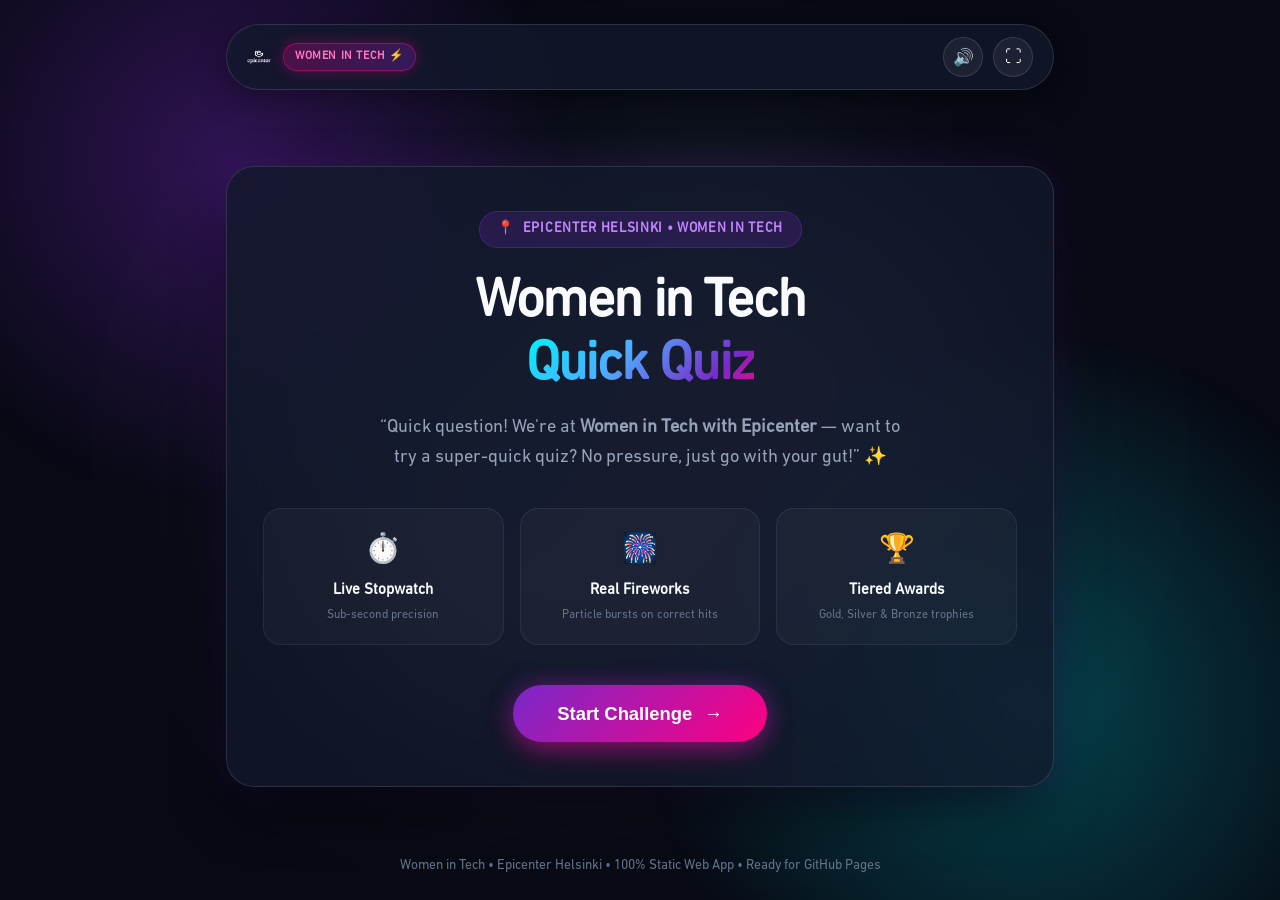
<file: index.html>
<!DOCTYPE html>
<html lang="en">
<head>
  <meta charset="UTF-8">
  <meta name="viewport" content="width=device-width, initial-scale=1.0">
  <title>Women in Tech Quiz ⚡ Epicenter Helsinki</title>
  
  <!-- SEO & Social Meta Tags -->
  <meta name="description" content="Test your wits against the clock in the Women in Tech Quiz at Epicenter Helsinki! Answer fast to earn fireworks, bragging rights, and tiered trophies.">
  <meta name="keywords" content="quiz, women in tech, epicenter helsinki, finland tech, trivia, speed quiz, timer, fireworks, static web app">
  <meta name="author" content="Epicenter Helsinki & Women in Tech">
  <meta property="og:title" content="Women in Tech Quiz ⚡ Epicenter Helsinki">
  <meta property="og:description" content="Celebrate trailblazing women in tech at Epicenter Helsinki! Fast answers earn fireworks and grand trophies.">
  <meta property="og:type" content="website">

  <!-- Google Fonts: Outfit & JetBrains Mono -->
  <link rel="preconnect" href="https://fonts.googleapis.com">
  <link rel="preconnect" href="https://fonts.gstatic.com" crossorigin>
  <link href="https://fonts.googleapis.com/css2?family=JetBrains+Mono:wght@500;700&family=Outfit:wght@400;500;600;700;800;900&display=swap" rel="stylesheet">

  <!-- Main Stylesheet -->
  <link rel="stylesheet" href="css/style.css">
</head>
<body>
  <!-- Ambient Epicenter Spirit Graphic Layer -->
  <div class="spirit-bg-layer" aria-hidden="true"></div>

  <!-- Full-screen Canvas for Fireworks FX -->
  <canvas id="fireworks-canvas"></canvas>

  <div class="app-container">
    <!-- Top Navigation Bar -->
    <header class="top-nav" role="banner">
      <div class="brand-badge" id="nav-brand-badge" title="Click for fireworks! 🎆">
        <img src="assets/epicenter-logo.png" alt="Epicenter" class="epicenter-brand-logo">
        <span class="wit-event-pill">Women in Tech ⚡</span>
      </div>
      <nav class="nav-controls" aria-label="Quick controls">
        <button id="sound-toggle-btn" class="icon-btn" title="Toggle Sound Effects" aria-label="Toggle Sound Effects">
          <span id="sound-icon">🔊</span>
        </button>
        <button id="fullscreen-btn" class="icon-btn" title="Toggle Fullscreen" aria-label="Toggle Fullscreen">
          <span id="fullscreen-icon">⛶</span>
        </button>
      </nav>
    </header>

    <!-- Main Screens Container -->
    <main class="screen-wrapper" role="main">
      <div class="card">
        
        <!-- ==========================================
             SCREEN 1: WELCOME SCREEN
             ========================================== -->
        <section id="screen-welcome" class="screen welcome-screen active" aria-labelledby="welcome-heading">
          <div class="pill-tag">
            <span aria-hidden="true">📍</span> Epicenter Helsinki • Women in Tech
          </div>
          
          <h1 id="welcome-heading" class="hero-title">
            Women in Tech <br>
            <span class="gradient-text">Quick Quiz</span>
          </h1>
          
          <p class="hero-subtitle">
            “Quick question! We're at <strong>Women in Tech with Epicenter</strong> — want to try a super-quick quiz? 
            No pressure, just go with your gut!” ✨
          </p>

          <!-- Feature Highlights Grid -->
          <div class="feature-grid">
            <div class="feature-item">
              <span class="feature-icon" aria-hidden="true">⏱️</span>
              <h2 class="feature-title">Live Stopwatch</h2>
              <p class="feature-desc">Sub-second precision</p>
            </div>
            <div class="feature-item">
              <span class="feature-icon" aria-hidden="true">🎆</span>
              <h2 class="feature-title">Real Fireworks</h2>
              <p class="feature-desc">Particle bursts on correct hits</p>
            </div>
            <div class="feature-item">
              <span class="feature-icon" aria-hidden="true">🏆</span>
              <h2 class="feature-title">Tiered Awards</h2>
              <p class="feature-desc">Gold, Silver & Bronze trophies</p>
            </div>
          </div>

          <button id="start-quiz-btn" class="btn-primary" type="button">
            <span>Start Challenge</span>
            <span aria-hidden="true">→</span>
          </button>
        </section>

        <!-- ==========================================
             SCREEN 2: QUIZ SCREEN
             ========================================== -->
        <section id="screen-quiz" class="screen quiz-screen" aria-label="Active Quiz">
          <!-- Quiz Header: Question Tracker & Stopwatch -->
          <div class="quiz-header">
            <div class="question-counter-badge">
              Question <span id="current-q-index">1</span> of <span id="total-q-count">3</span>
            </div>
            <div class="timer-badge" role="timer" aria-live="off" title="Elapsed Time">
              <span class="timer-icon" aria-hidden="true">⏱️</span>
              <span id="timer-display" class="timer-display">00:00.0</span>
            </div>
          </div>

          <!-- Glowing Progress Bar -->
          <div class="progress-container" role="progressbar" aria-valuenow="33" aria-valuemin="0" aria-valuemax="100">
            <div id="progress-fill" class="progress-fill"></div>
          </div>

          <!-- Question Content -->
          <div class="question-container">
            <span id="question-category" class="category-pill">Tech Pioneer 🧠</span>
            <h2 id="question-text" class="question-text">Loading question...</h2>

            <!-- Options (A, B, C, D) -->
            <div id="options-container" class="options-grid" role="group" aria-label="Answer Choices">
              <!-- Dynamically populated by app.js -->
            </div>

            <!-- Did You Know / Explanation Card -->
            <div id="explanation-card" class="explanation-card" aria-live="polite">
              <div class="explanation-title">
                <span aria-hidden="true">💡</span>
                <span>Did You Know?</span>
              </div>
              <p id="explanation-text" class="explanation-body"></p>
            </div>

            <!-- Next Question Action Row -->
            <div class="action-row">
              <button id="next-question-btn" class="btn-next" type="button">
                <span id="next-btn-text">Next Question</span>
                <span aria-hidden="true">→</span>
              </button>
            </div>
          </div>
        </section>

        <!-- ==========================================
             SCREEN 3: RESULTS & PRIZES SCREEN
             ========================================== -->
        <section id="screen-results" class="screen results-screen" aria-label="Quiz Results">
          <span class="results-header-tag">Challenge Complete</span>
          <h2 id="results-headline" class="results-title">Flawless Victory! 🎉</h2>

          <!-- Award / Trophy Showcase -->
          <div id="trophy-showcase" class="trophy-showcase badge-gold">
            <div class="trophy-inner">
              <div class="trophy-icon-wrapper">
                <span id="trophy-icon" aria-hidden="true">🏆</span>
              </div>
              <span id="trophy-rank" class="trophy-rank-tag">Rank S • Legendary</span>
              <h3 id="trophy-name" class="trophy-name">Grand Champion Gold Trophy</h3>
              <p id="trophy-desc" class="trophy-desc">
                Flawless victory! You answered all 3 questions with absolute accuracy.
              </p>
              <!-- Tangible Appreciation Gift Card -->
              <div class="physical-gift-card">
                <div class="gift-card-header">
                  <span class="gift-badge">🎁 Your Event Gift</span>
                  <span class="gift-instruction">Show this screen to booth staff</span>
                </div>
                <div id="physical-gift-title" class="gift-title">🛍️ Epicenter Tote Bag + Ceramic Mug Set!</div>
                <div id="physical-gift-detail" class="gift-detail">Grand Prize Bundle • Includes Notebook, Pencil &amp; Finnish Licorice</div>
              </div>

              <div class="trophy-perk-badge">
                <span aria-hidden="true">🎖️</span>
                <span id="trophy-perk">Unlocked: Tech Royalty Status &amp; Infinite Bragging Rights ⚡</span>
              </div>
            </div>
          </div>

          <!-- Customer Lead-Gen / Connect with Epicenter Helsinki -->
          <div class="lead-gen-card">
            <div class="lead-gen-content">
              <h4>📍 Epicenter Helsinki</h4>
              <p>Mikonkatu 9, Kluuvi • Coworking, Private Suites &amp; Scale-up Community</p>
            </div>
            <a href="https://weareepicenter.com/helsinki/" target="_blank" rel="noopener noreferrer" class="btn-lead-gen">
              <span>Book a Free Day Pass / Tour</span>
              <span aria-hidden="true">→</span>
            </a>

<!-- Team Contact Section -->
<section class="team-section-quiz">
  <div class="tsq-header">
    <span class="tsq-eyebrow">Get in touch</span>
    <h3>Events, Studios &amp; Memberships</h3>
    <p>Looking to host an event, book a studio, or explore membership options? Connect with the right expert below.</p>
  </div>
  <div class="tsq-grid">

    <!-- Serhan Çolpan -->
    <div class="tsq-card">
      <div class="tsq-card__top">
        <div class="tsq-avatar tsq-avatar--teal"><span>SC</span></div>
        <div class="tsq-identity">
          <strong class="tsq-name">Serhan Çolpan</strong>
          <span class="tsq-role">Head of Events</span>
        </div>
      </div>
      <p class="tsq-bio">Your go‑to for celebrations, networking events, workshops, and end‑of‑year company gatherings.</p>
      <div class="tsq-pills">
        <span class="tsq-pill">🎉 Event Hosting</span>
        <span class="tsq-pill">🤝 Workshops</span>
        <span class="tsq-pill">🎄 Pikkujoulut</span>
      </div>
      <div class="tsq-actions">
        <a href="mailto:serhan@epicenterhelsinki.com" class="tsq-btn tsq-btn--solid">✉ Email Serhan</a>
        <a href="https://www.linkedin.com/in/serhanb/" target="_blank" rel="noopener noreferrer" class="tsq-btn tsq-btn--ghost">in LinkedIn</a>
      </div>
    </div>

    <!-- Harri Schlobohm -->
    <div class="tsq-card">
      <div class="tsq-card__top">
        <div class="tsq-avatar tsq-avatar--purple"><span>HS</span></div>
        <div class="tsq-identity">
          <strong class="tsq-name">Harri Schlobohm</strong>
          <span class="tsq-role">Head of Sales</span>
        </div>
      </div>
      <p class="tsq-bio">Ready to discuss private offices, studio bookings, and membership plans tailored to your team's ambitions.</p>
      <div class="tsq-pills">
        <span class="tsq-pill">🏢 Office Spaces</span>
        <span class="tsq-pill">🎨 Studios</span>
        <span class="tsq-pill">💼 Memberships</span>
      </div>
      <div class="tsq-actions">
        <a href="mailto:harri@epicenterhelsinki.com" class="tsq-btn tsq-btn--solid">✉ Email Harri</a>
        <a href="https://www.linkedin.com/in/harrischlobohm/" target="_blank" rel="noopener noreferrer" class="tsq-btn tsq-btn--ghost">in LinkedIn</a>
      </div>
    </div>

  </div>
</section>
          </div>

          <!-- Performance Stats Grid -->
          <div class="stats-grid">
            <div class="stat-box">
              <div class="stat-label">Final Score</div>
              <div id="stat-score" class="stat-value">3 / 3</div>
              <div id="stat-score-percent" class="stat-detail">100% Accuracy</div>
            </div>
            <div class="stat-box">
              <div class="stat-label">Total Time</div>
              <div id="stat-time" class="stat-value mono">00:18.4</div>
              <div id="stat-speed-label" class="stat-detail">⚡ Supersonic Speed</div>
            </div>
            <div class="stat-box">
              <div class="stat-label">Speed Rating</div>
              <div id="stat-speed-summary" class="stat-value" style="font-size: 1.25rem;">Blitz Master</div>
              <div id="stat-speed-comment" class="stat-detail">Extraordinary speed!</div>
            </div>
          </div>

          <!-- Action Buttons -->
          <div class="results-actions">
            <button id="btn-celebrate-fireworks" class="btn-primary" type="button">
              <span>Launch Fireworks</span>
              <span aria-hidden="true">🎆</span>
            </button>
            <button id="btn-copy-brag" class="btn-secondary" type="button">
              <span>Copy Score Card</span>
              <span aria-hidden="true">📋</span>
            </button>
            <button id="btn-play-again" class="btn-secondary" type="button">
              <span>Play Again</span>
              <span aria-hidden="true">🔄</span>
            </button>
          </div>
        </section>

      </div>
    </main>

    <!-- Toast Notice for Clipboard Feedback -->
    <div id="toast-notice" class="toast-notice" role="status" aria-live="polite">
      <span aria-hidden="true">✓</span>
      <span id="toast-message">Score card copied to clipboard!</span>
    </div>

    <!-- Footer -->
    <footer class="app-footer" role="contentinfo">
      <p>Women in Tech • Epicenter Helsinki • 100% Static Web App • Ready for GitHub Pages</p>
    </footer>
  </div>

  <!-- Scripts -->
  <script src="js/questions.js"></script>
  <script src="js/fireworks.js"></script>
  <script src="js/app.js"></script>
</body>
</html>
</file>
<file: css/style.css>
/* ==========================================================================
   WIT QUIZ DESIGN SYSTEM & STYLES: Epicenter Edition
   Modern Glassmorphism, Epicenter Spirit FX, and High-Energy Event Aesthetics
   ========================================================================== */

/* 0. Official Epicenter Brand Fonts */
@font-face {
  font-family: 'DIN Next';
  src: url('../assets/fonts/DINNext-Regular.otf') format('opentype');
  font-weight: 400 600 700;
  font-style: normal;
  font-display: swap;
}

@font-face {
  font-family: 'DIN Next';
  src: url('../assets/fonts/DINNext-Light.otf') format('opentype');
  font-weight: 300;
  font-style: normal;
  font-display: swap;
}

@font-face {
  font-family: 'ALS Schlange Slab';
  src: url('../assets/fonts/ALSSchlangeslab.otf') format('opentype');
  font-weight: 400;
  font-style: normal;
  font-display: swap;
}

/* 1. CSS Variables & Tokens */
:root {
  /* Color Palette */
  --bg-dark: #070913;
  --bg-surface: rgba(18, 25, 44, 0.78);
  --bg-surface-elevated: rgba(28, 38, 66, 0.88);
  --border-subtle: rgba(255, 255, 255, 0.12);
  --border-glow: rgba(121, 40, 202, 0.45);

  /* Accents */
  --accent-cyan: #00f2fe;
  --accent-violet: #7928ca;
  --accent-pink: #ff0080;
  --accent-purple: #8b5cf6;
  
  /* Status Colors */
  --color-success: #00f59b;
  --color-success-bg: rgba(0, 245, 155, 0.15);
  --color-success-border: rgba(0, 245, 155, 0.5);
  --color-error: #ff3b5c;
  --color-error-bg: rgba(255, 59, 92, 0.15);
  --color-error-border: rgba(255, 59, 92, 0.5);

  /* Trophy & Metal Accents */
  --gold-primary: #ffd700;
  --gold-glow: rgba(255, 215, 0, 0.45);
  --silver-primary: #e2e8f0;
  --silver-glow: rgba(226, 232, 240, 0.4);
  --bronze-primary: #f59e0b;
  --bronze-glow: rgba(245, 158, 11, 0.4);

  /* Typography */
  --text-main: #f8fafc;
  --text-muted: #94a3b8;
  --text-dim: #64748b;
  --font-main: 'DIN Next', 'Outfit', -apple-system, BlinkMacSystemFont, sans-serif;
  --font-brand-slab: 'ALS Schlange Slab', 'Outfit', sans-serif;
  --font-mono: 'JetBrains Mono', 'SF Mono', Consolas, monospace;

  /* Shadows & Glass */
  --glass-shadow: 0 25px 60px -15px rgba(0, 0, 0, 0.7), 0 0 40px rgba(121, 40, 202, 0.18);
  --glass-blur: blur(24px);

  /* Transitions */
  --transition-fast: 0.18s cubic-bezier(0.4, 0, 0.2, 1);
  --transition-smooth: 0.35s cubic-bezier(0.16, 1, 0.3, 1);
}

/* 2. Global Resets & Base Styles */
*, *::before, *::after {
  box-sizing: border-box;
  margin: 0;
  padding: 0;
}

html, body {
  min-height: 100vh;
  width: 100%;
  font-family: var(--font-main);
  background-color: var(--bg-dark);
  color: var(--text-main);
  overflow-x: hidden;
  line-height: 1.5;
  -webkit-font-smoothing: antialiased;
}

/* Ambient Background Light Orbs */
body::before {
  content: '';
  position: fixed;
  top: -15vw;
  left: -10vw;
  width: 55vw;
  height: 55vw;
  background: radial-gradient(circle, rgba(121, 40, 202, 0.35) 0%, rgba(7, 9, 19, 0) 70%);
  border-radius: 50%;
  z-index: 0;
  pointer-events: none;
  animation: floatAmbient1 16s ease-in-out infinite alternate;
}

body::after {
  content: '';
  position: fixed;
  bottom: -15vw;
  right: -10vw;
  width: 60vw;
  height: 60vw;
  background: radial-gradient(circle, rgba(0, 242, 254, 0.25) 0%, rgba(7, 9, 19, 0) 70%);
  border-radius: 50%;
  z-index: 0;
  pointer-events: none;
  animation: floatAmbient2 20s ease-in-out infinite alternate;
}

@keyframes floatAmbient1 {
  0% { transform: translate(0, 0) scale(1); }
  100% { transform: translate(60px, 40px) scale(1.15); }
}

@keyframes floatAmbient2 {
  0% { transform: translate(0, 0) scale(1); }
  100% { transform: translate(-50px, -60px) scale(1.1); }
}

/* Ambient Background with Epicenter Spirit Graphic */
.spirit-bg-layer {
  position: fixed;
  top: 0;
  left: 0;
  width: 100vw;
  height: 100vh;
  background: url('../assets/epicenter-spirit.png') no-repeat center center / cover;
  opacity: 0.16;
  mix-blend-mode: screen;
  pointer-events: none;
  z-index: 0;
}

/* Canvas Fireworks Layer */
#fireworks-canvas {
  position: fixed;
  top: 0;
  left: 0;
  width: 100vw;
  height: 100vh;
  pointer-events: none;
  z-index: 999;
}

/* 3. Layout Container */
.app-container {
  position: relative;
  z-index: 10;
  min-height: 100vh;
  display: flex;
  flex-direction: column;
  justify-content: space-between;
  align-items: center;
  padding: 1.5rem 1rem 1rem 1rem;
  max-width: 860px;
  margin: 0 auto;
}

/* 4. Top Navigation Bar */
.top-nav {
  width: 100%;
  display: flex;
  justify-content: space-between;
  align-items: center;
  padding: 0.75rem 1.25rem;
  background: var(--bg-surface);
  backdrop-filter: var(--glass-blur);
  -webkit-backdrop-filter: var(--glass-blur);
  border: 1px solid var(--border-subtle);
  border-radius: 100px;
  box-shadow: 0 8px 32px rgba(0, 0, 0, 0.35);
  margin-bottom: 2rem;
}

.brand-badge {
  display: flex;
  align-items: center;
  gap: 0.75rem;
  font-weight: 700;
  font-size: 1.15rem;
  letter-spacing: -0.02em;
}

.epicenter-brand-logo {
  height: 24px;
  width: auto;
  max-width: 130px;
  object-fit: contain;
  filter: drop-shadow(0 2px 10px rgba(0, 0, 0, 0.5));
  transition: transform 0.25s ease;
}

.epicenter-brand-logo:hover {
  transform: scale(1.06);
}

.wit-event-pill {
  display: inline-flex;
  align-items: center;
  gap: 0.35rem;
  padding: 0.25rem 0.7rem;
  border-radius: 100px;
  font-size: 0.72rem;
  font-weight: 800;
  letter-spacing: 0.05em;
  text-transform: uppercase;
  background: linear-gradient(135deg, rgba(255, 0, 128, 0.25), rgba(121, 40, 202, 0.3));
  border: 1px solid rgba(255, 0, 128, 0.45);
  color: #ff77c2;
  box-shadow: 0 0 14px rgba(255, 0, 128, 0.3);
}

.brand-logo-icon {
  font-size: 1.35rem;
  filter: drop-shadow(0 0 10px rgba(0, 242, 254, 0.6));
}

.brand-text {
  background: linear-gradient(135deg, #fff 30%, var(--accent-cyan) 100%);
  -webkit-background-clip: text;
  -webkit-text-fill-color: transparent;
}

.nav-controls {
  display: flex;
  align-items: center;
  gap: 0.6rem;
}

.icon-btn {
  background: rgba(255, 255, 255, 0.06);
  border: 1px solid var(--border-subtle);
  color: var(--text-main);
  width: 40px;
  height: 40px;
  border-radius: 50%;
  display: inline-flex;
  align-items: center;
  justify-content: center;
  cursor: pointer;
  font-size: 1.05rem;
  transition: var(--transition-fast);
}

.icon-btn:hover {
  background: rgba(255, 255, 255, 0.14);
  transform: scale(1.06);
  border-color: rgba(255, 255, 255, 0.25);
}

/* 5. Main Card & Screens */
.screen-wrapper {
  width: 100%;
  flex: 1;
  display: flex;
  justify-content: center;
  align-items: center;
}

.card {
  width: 100%;
  background: var(--bg-surface);
  backdrop-filter: var(--glass-blur);
  -webkit-backdrop-filter: var(--glass-blur);
  border: 1px solid var(--border-subtle);
  border-radius: 28px;
  padding: 2.75rem 2.25rem;
  box-shadow: var(--glass-shadow);
  transition: opacity var(--transition-smooth), transform var(--transition-smooth);
}

/* Screen Visibility State */
.screen {
  display: none;
  animation: fadeInCard 0.4s cubic-bezier(0.16, 1, 0.3, 1) forwards;
}

.screen.active {
  display: block;
}

@keyframes fadeInCard {
  from {
    opacity: 0;
    transform: translateY(16px) scale(0.98);
  }
  to {
    opacity: 1;
    transform: translateY(0) scale(1);
  }
}

/* ==========================================================================
   SCREEN 1: WELCOME SCREEN
   ========================================================================== */
.welcome-screen {
  text-align: center;
}

.pill-tag {
  display: inline-flex;
  align-items: center;
  gap: 0.5rem;
  padding: 0.45rem 1.1rem;
  border-radius: 100px;
  background: rgba(121, 40, 202, 0.2);
  border: 1px solid rgba(121, 40, 202, 0.4);
  color: #c084fc;
  font-size: 0.85rem;
  font-weight: 600;
  text-transform: uppercase;
  letter-spacing: 0.05em;
  margin-bottom: 1.5rem;
}

.hero-title {
  font-size: clamp(2.2rem, 5vw, 3.4rem);
  font-weight: 800;
  line-height: 1.15;
  letter-spacing: -0.03em;
  margin-bottom: 1rem;
}

.gradient-text {
  background: linear-gradient(135deg, #00f2fe 0%, #4facfe 40%, #7928ca 80%, #ff0080 100%);
  -webkit-background-clip: text;
  -webkit-text-fill-color: transparent;
  display: inline-block;
}

.hero-subtitle {
  color: var(--text-muted);
  font-size: 1.15rem;
  max-width: 540px;
  margin: 0 auto 2.25rem auto;
  line-height: 1.6;
}

/* Feature Badges Grid */
.feature-grid {
  display: grid;
  grid-template-columns: repeat(3, 1fr);
  gap: 1rem;
  margin-bottom: 2.5rem;
}

.feature-item {
  background: rgba(255, 255, 255, 0.03);
  border: 1px solid rgba(255, 255, 255, 0.07);
  padding: 1.25rem 0.75rem;
  border-radius: 18px;
  transition: var(--transition-fast);
}

.feature-item:hover {
  background: rgba(255, 255, 255, 0.07);
  transform: translateY(-3px);
  border-color: rgba(255, 255, 255, 0.15);
}

.feature-icon {
  font-size: 1.8rem;
  margin-bottom: 0.5rem;
  display: block;
}

.feature-title {
  font-size: 0.95rem;
  font-weight: 600;
  color: var(--text-main);
  margin-bottom: 0.2rem;
}

.feature-desc {
  font-size: 0.75rem;
  color: var(--text-dim);
}

/* Primary Glow Button */
.btn-primary {
  display: inline-flex;
  align-items: center;
  justify-content: center;
  gap: 0.75rem;
  background: linear-gradient(135deg, #7928ca 0%, #ff0080 100%);
  color: #fff;
  border: none;
  font-size: 1.15rem;
  font-weight: 700;
  padding: 1.1rem 2.75rem;
  border-radius: 100px;
  cursor: pointer;
  box-shadow: 0 10px 30px -5px rgba(255, 0, 128, 0.5), 0 0 25px rgba(121, 40, 202, 0.4);
  transition: var(--transition-smooth);
  position: relative;
  overflow: hidden;
}

.btn-primary:hover {
  transform: translateY(-3px) scale(1.02);
  box-shadow: 0 16px 40px -5px rgba(255, 0, 128, 0.65), 0 0 35px rgba(121, 40, 202, 0.6);
}

.btn-primary:active {
  transform: translateY(0) scale(0.98);
}

.btn-primary::after {
  content: '';
  position: absolute;
  top: 0;
  left: -100%;
  width: 100%;
  height: 100%;
  background: linear-gradient(90deg, transparent, rgba(255, 255, 255, 0.25), transparent);
  transition: 0.6s;
}

.btn-primary:hover::after {
  left: 100%;
}

/* ==========================================================================
   SCREEN 2: QUIZ SCREEN
   ========================================================================== */
.quiz-header {
  display: flex;
  justify-content: space-between;
  align-items: center;
  margin-bottom: 1.5rem;
  gap: 1rem;
}

.question-counter-badge {
  font-size: 0.95rem;
  font-weight: 600;
  color: var(--text-muted);
}

.question-counter-badge span {
  color: var(--text-main);
  font-weight: 700;
}

/* Live Digital Stopwatch */
.timer-badge {
  display: inline-flex;
  align-items: center;
  gap: 0.5rem;
  background: rgba(0, 0, 0, 0.45);
  border: 1px solid rgba(0, 242, 254, 0.35);
  padding: 0.45rem 1.1rem;
  border-radius: 100px;
  box-shadow: 0 0 15px rgba(0, 242, 254, 0.15);
}

.timer-icon {
  font-size: 1.1rem;
  animation: pulseIcon 1.5s infinite;
}

@keyframes pulseIcon {
  0%, 100% { transform: scale(1); }
  50% { transform: scale(1.15); }
}

.timer-display {
  font-family: var(--font-mono);
  font-size: 1.15rem;
  font-weight: 700;
  color: var(--accent-cyan);
  letter-spacing: 0.05em;
  font-variant-numeric: tabular-nums;
}

/* Animated Progress Bar */
.progress-container {
  width: 100%;
  height: 7px;
  background: rgba(255, 255, 255, 0.08);
  border-radius: 10px;
  overflow: hidden;
  margin-bottom: 2rem;
}

.progress-fill {
  height: 100%;
  width: 33.33%;
  background: linear-gradient(90deg, var(--accent-cyan) 0%, var(--accent-purple) 50%, var(--accent-pink) 100%);
  border-radius: 10px;
  box-shadow: 0 0 12px rgba(0, 242, 254, 0.6);
  transition: width 0.4s cubic-bezier(0.16, 1, 0.3, 1);
}

/* Question Area */
.category-pill {
  display: inline-flex;
  align-items: center;
  gap: 0.45rem;
  font-size: 0.85rem;
  font-weight: 700;
  letter-spacing: 0.03em;
  color: #fff;
  background: rgba(255, 255, 255, 0.08);
  border: 1px solid rgba(255, 255, 255, 0.16);
  padding: 0.4rem 1rem;
  border-radius: 100px;
  margin-bottom: 1rem;
  box-shadow: 0 4px 15px rgba(0, 0, 0, 0.3);
}

.question-text {
  font-size: 1.45rem;
  font-weight: 700;
  line-height: 1.4;
  letter-spacing: -0.02em;
  margin-bottom: 1.8rem;
  color: #fff;
}

/* Options Grid */
.options-grid {
  display: flex;
  flex-direction: column;
  gap: 0.85rem;
  margin-bottom: 1.5rem;
}

.option-btn {
  width: 100%;
  display: flex;
  align-items: center;
  gap: 1.1rem;
  background: rgba(255, 255, 255, 0.04);
  border: 1.5px solid rgba(255, 255, 255, 0.1);
  padding: 1.1rem 1.4rem;
  border-radius: 16px;
  color: var(--text-main);
  font-family: var(--font-main);
  font-size: 1.05rem;
  font-weight: 500;
  text-align: left;
  cursor: pointer;
  transition: all var(--transition-fast);
  position: relative;
  outline: none;
}

.option-btn:hover:not(:disabled) {
  background: rgba(255, 255, 255, 0.08);
  border-color: rgba(0, 242, 254, 0.5);
  transform: translateX(4px);
  box-shadow: 0 6px 20px rgba(0, 0, 0, 0.25), 0 0 15px rgba(0, 242, 254, 0.2);
}

.option-btn:active:not(:disabled) {
  transform: scale(0.99);
}

.option-letter {
  display: inline-flex;
  align-items: center;
  justify-content: center;
  width: 32px;
  height: 32px;
  background: rgba(255, 255, 255, 0.08);
  border: 1px solid rgba(255, 255, 255, 0.15);
  border-radius: 10px;
  font-size: 0.9rem;
  font-weight: 700;
  flex-shrink: 0;
  transition: var(--transition-fast);
}

.option-text {
  flex: 1;
}

.option-icon {
  font-size: 1.25rem;
  opacity: 0;
  transform: scale(0.5);
  transition: var(--transition-fast);
}

/* Answer States: Correct & Incorrect */
.option-btn.correct {
  background: var(--color-success-bg) !important;
  border-color: var(--color-success-border) !important;
  color: #fff !important;
  box-shadow: 0 0 25px rgba(0, 245, 155, 0.4) !important;
}

.option-btn.correct .option-letter {
  background: var(--color-success);
  color: #070913;
  border-color: var(--color-success);
}

.option-btn.correct .option-icon {
  opacity: 1;
  transform: scale(1);
  color: var(--color-success);
}

.option-btn.incorrect {
  background: var(--color-error-bg) !important;
  border-color: var(--color-error-border) !important;
  color: #fff !important;
  animation: shake 0.4s ease;
  box-shadow: 0 0 20px rgba(255, 59, 92, 0.3) !important;
}

.option-btn.incorrect .option-letter {
  background: var(--color-error);
  color: #fff;
  border-color: var(--color-error);
}

.option-btn.incorrect .option-icon {
  opacity: 1;
  transform: scale(1);
  color: var(--color-error);
}

@keyframes shake {
  0%, 100% { transform: translateX(0); }
  20%, 60% { transform: translateX(-6px); }
  40%, 80% { transform: translateX(6px); }
}

.option-btn:disabled {
  cursor: default;
}

/* Explanation Box */
.explanation-card {
  display: none;
  background: rgba(0, 0, 0, 0.35);
  border: 1px solid rgba(255, 255, 255, 0.12);
  border-radius: 16px;
  padding: 1.1rem 1.35rem;
  margin-top: 1.25rem;
  animation: slideDown 0.35s ease forwards;
}

.explanation-card.active {
  display: block;
}

@keyframes slideDown {
  from { opacity: 0; transform: translateY(-8px); }
  to { opacity: 1; transform: translateY(0); }
}

.explanation-title {
  display: flex;
  align-items: center;
  gap: 0.5rem;
  font-size: 0.9rem;
  font-weight: 700;
  color: var(--accent-cyan);
  margin-bottom: 0.35rem;
}

.explanation-body {
  font-size: 0.95rem;
  color: var(--text-muted);
  line-height: 1.55;
}

/* Next Button Action */
.action-row {
  display: flex;
  justify-content: flex-end;
  margin-top: 1.5rem;
}

.btn-next {
  display: none;
  align-items: center;
  gap: 0.6rem;
  background: linear-gradient(135deg, #00f2fe 0%, #4facfe 100%);
  color: #070913;
  border: none;
  font-size: 1.05rem;
  font-weight: 700;
  padding: 0.9rem 2.2rem;
  border-radius: 100px;
  cursor: pointer;
  box-shadow: 0 8px 25px rgba(0, 242, 254, 0.4);
  transition: var(--transition-fast);
}

.btn-next.visible {
  display: inline-flex;
  animation: popIn 0.3s cubic-bezier(0.16, 1, 0.3, 1) forwards;
}

.btn-next:hover {
  transform: translateY(-2px) scale(1.03);
  box-shadow: 0 12px 30px rgba(0, 242, 254, 0.55);
}

@keyframes popIn {
  0% { transform: scale(0.85); opacity: 0; }
  100% { transform: scale(1); opacity: 1; }
}

/* ==========================================================================
   SCREEN 3: RESULTS & PRIZE AWARDS SCREEN
   ========================================================================== */
.results-screen {
  text-align: center;
}

.results-header-tag {
  display: inline-block;
  font-size: 0.85rem;
  font-weight: 700;
  text-transform: uppercase;
  letter-spacing: 0.08em;
  color: var(--accent-cyan);
  margin-bottom: 0.5rem;
}

.results-title {
  font-size: clamp(2rem, 4.5vw, 2.75rem);
  font-weight: 800;
  letter-spacing: -0.02em;
  margin-bottom: 2rem;
}

/* Trophy & Prize Showcase Card */
.trophy-showcase {
  background: rgba(0, 0, 0, 0.4);
  border-radius: 24px;
  padding: 2.25rem 2rem;
  border: 1.5px solid rgba(255, 255, 255, 0.12);
  margin-bottom: 2rem;
  position: relative;
  overflow: hidden;
  box-shadow: 0 15px 45px rgba(0, 0, 0, 0.6);
  transition: var(--transition-smooth);
}

.trophy-showcase::before {
  content: '';
  position: absolute;
  top: -40%;
  left: 20%;
  width: 60%;
  height: 80%;
  background: var(--glow-target, var(--gold-glow));
  filter: blur(60px);
  border-radius: 50%;
  z-index: 0;
  pointer-events: none;
}

/* Trophy Themes */
.trophy-showcase.badge-gold {
  --glow-target: var(--gold-glow);
  border-color: rgba(255, 215, 0, 0.45);
}

.trophy-showcase.badge-silver {
  --glow-target: var(--silver-glow);
  border-color: rgba(226, 232, 240, 0.45);
}

.trophy-showcase.badge-bronze {
  --glow-target: var(--bronze-glow);
  border-color: rgba(245, 158, 11, 0.45);
}

.trophy-showcase.badge-blue {
  --glow-target: rgba(56, 189, 248, 0.45);
  border-color: rgba(56, 189, 248, 0.4);
}

.trophy-inner {
  position: relative;
  z-index: 1;
}

.trophy-icon-wrapper {
  width: 100px;
  height: 100px;
  margin: 0 auto 1.25rem auto;
  border-radius: 50%;
  background: rgba(255, 255, 255, 0.08);
  border: 2px solid rgba(255, 255, 255, 0.2);
  display: flex;
  align-items: center;
  justify-content: center;
  font-size: 3.5rem;
  box-shadow: 0 10px 30px rgba(0, 0, 0, 0.5);
  animation: floatBadge 3s ease-in-out infinite alternate;
}

@keyframes floatBadge {
  0% { transform: translateY(0); }
  100% { transform: translateY(-8px); }
}

.trophy-rank-tag {
  display: inline-block;
  padding: 0.35rem 1rem;
  border-radius: 100px;
  font-size: 0.8rem;
  font-weight: 700;
  text-transform: uppercase;
  letter-spacing: 0.05em;
  background: rgba(255, 255, 255, 0.12);
  margin-bottom: 0.6rem;
}

.trophy-name {
  font-size: 1.8rem;
  font-weight: 800;
  margin-bottom: 0.75rem;
  letter-spacing: -0.01em;
}

.trophy-desc {
  color: var(--text-muted);
  font-size: 1.05rem;
  max-width: 540px;
  margin: 0 auto 1.25rem auto;
  line-height: 1.55;
}

.trophy-perk-badge {
  display: inline-flex;
  align-items: center;
  gap: 0.5rem;
  background: rgba(255, 255, 255, 0.06);
  border: 1px dashed rgba(255, 255, 255, 0.2);
  padding: 0.5rem 1.15rem;
  border-radius: 12px;
  font-size: 0.85rem;
  font-weight: 600;
  color: #fff;
  margin-top: 0.85rem;
}

/* Tangible Event Gift Claim Card */
.physical-gift-card {
  background: linear-gradient(135deg, rgba(255, 215, 0, 0.12) 0%, rgba(121, 40, 202, 0.16) 100%);
  border: 1.5px solid rgba(255, 215, 0, 0.4);
  border-radius: 20px;
  padding: 1.25rem 1.4rem;
  margin: 1.25rem auto 0.5rem auto;
  text-align: left;
  box-shadow: 0 10px 25px rgba(0, 0, 0, 0.35);
  animation: pulseGift 3s infinite alternate;
}

@keyframes pulseGift {
  0% { border-color: rgba(255, 215, 0, 0.35); box-shadow: 0 8px 25px rgba(0, 0, 0, 0.35); }
  100% { border-color: rgba(255, 215, 0, 0.7); box-shadow: 0 12px 30px rgba(255, 215, 0, 0.2); }
}

.gift-card-header {
  display: flex;
  justify-content: space-between;
  align-items: center;
  flex-wrap: wrap;
  gap: 0.5rem;
  margin-bottom: 0.45rem;
}

.gift-badge {
  font-size: 0.75rem;
  font-weight: 800;
  text-transform: uppercase;
  letter-spacing: 0.06em;
  color: var(--gold-primary);
  background: rgba(255, 215, 0, 0.16);
  padding: 0.25rem 0.65rem;
  border-radius: 100px;
}

.gift-instruction {
  font-size: 0.78rem;
  font-weight: 700;
  color: var(--accent-cyan);
  text-transform: uppercase;
  letter-spacing: 0.04em;
}

.gift-title {
  font-size: 1.2rem;
  font-weight: 800;
  color: #fff;
  letter-spacing: -0.01em;
  margin-bottom: 0.25rem;
}

.gift-detail {
  font-size: 0.88rem;
  color: var(--text-muted);
  line-height: 1.4;
}

/* Customer Lead-Gen Banner: Visit Epicenter Helsinki */
.lead-gen-card {
  background: rgba(255, 255, 255, 0.04);
  border: 1px solid rgba(255, 255, 255, 0.12);
  border-radius: 20px;
  padding: 1.25rem 1.6rem;
  margin-bottom: 2rem;
  display: flex;
  justify-content: space-between;
  align-items: center;
  gap: 1.25rem;
  text-align: left;
  transition: transform 0.25s ease, border-color 0.25s ease;
}

.lead-gen-card:hover {
  border-color: rgba(0, 242, 254, 0.4);
  transform: translateY(-2px);
}

.lead-gen-content h4 {
  font-size: 1.1rem;
  font-weight: 700;
  color: #fff;
  margin-bottom: 0.2rem;
}

.lead-gen-content p {
  font-size: 0.85rem;
  color: var(--text-muted);
}

.btn-lead-gen {
  display: inline-flex;
  align-items: center;
  gap: 0.5rem;
  background: linear-gradient(135deg, #00f2fe 0%, #4facfe 100%);
  color: #070913;
  text-decoration: none;
  font-size: 0.92rem;
  font-weight: 700;
  padding: 0.8rem 1.4rem;
  border-radius: 100px;
  white-space: nowrap;
  box-shadow: 0 4px 15px rgba(0, 242, 254, 0.35);
  transition: transform 0.2s ease, box-shadow 0.2s ease;
}

.btn-lead-gen:hover {
  transform: translateY(-2px) scale(1.02);
  box-shadow: 0 8px 25px rgba(0, 242, 254, 0.55);
}

/* Stats Performance Grid */
.stats-grid {
  display: grid;
  grid-template-columns: repeat(3, 1fr);
  gap: 1rem;
  margin-bottom: 2.25rem;
}

.stat-box {
  background: rgba(255, 255, 255, 0.03);
  border: 1px solid rgba(255, 255, 255, 0.08);
  border-radius: 18px;
  padding: 1.25rem 1rem;
  text-align: center;
}

.stat-label {
  font-size: 0.75rem;
  font-weight: 600;
  text-transform: uppercase;
  letter-spacing: 0.05em;
  color: var(--text-dim);
  margin-bottom: 0.35rem;
}

.stat-value {
  font-size: 1.6rem;
  font-weight: 800;
  color: #fff;
  letter-spacing: -0.02em;
}

.stat-value.mono {
  font-family: var(--font-mono);
  color: var(--accent-cyan);
}

.stat-detail {
  font-size: 0.75rem;
  color: var(--text-muted);
  margin-top: 0.25rem;
}

/* Result Buttons Group */
.results-actions {
  display: flex;
  flex-wrap: wrap;
  justify-content: center;
  gap: 0.9rem;
}

.btn-secondary {
  display: inline-flex;
  align-items: center;
  gap: 0.6rem;
  background: rgba(255, 255, 255, 0.08);
  border: 1px solid rgba(255, 255, 255, 0.18);
  color: var(--text-main);
  font-size: 1.05rem;
  font-weight: 600;
  padding: 0.95rem 1.8rem;
  border-radius: 100px;
  cursor: pointer;
  transition: var(--transition-fast);
}

.btn-secondary:hover {
  background: rgba(255, 255, 255, 0.16);
  border-color: rgba(255, 255, 255, 0.3);
  transform: translateY(-2px);
}

.btn-secondary:active {
  transform: translateY(0);
}

/* Toast Notification (e.g. copied to clipboard) */
.toast-notice {
  position: fixed;
  bottom: 2rem;
  left: 50%;
  transform: translateX(-50%) translateY(100px);
  background: rgba(18, 25, 44, 0.95);
  border: 1px solid var(--accent-cyan);
  box-shadow: 0 10px 30px rgba(0, 0, 0, 0.6), 0 0 20px rgba(0, 242, 254, 0.3);
  color: #fff;
  padding: 0.8rem 1.6rem;
  border-radius: 100px;
  font-weight: 600;
  font-size: 0.95rem;
  display: flex;
  align-items: center;
  gap: 0.5rem;
  z-index: 1000;
  opacity: 0;
  pointer-events: none;
  transition: all 0.35s cubic-bezier(0.16, 1, 0.3, 1);
}

.toast-notice.show {
  transform: translateX(-50%) translateY(0);
  opacity: 1;
}

/* 6. Footer */
.app-footer {
  width: 100%;
  text-align: center;
  padding: 1.5rem 0 0.5rem 0;
  font-size: 0.85rem;
  color: var(--text-dim);
}

.app-footer a {
  color: var(--text-muted);
  text-decoration: none;
  transition: var(--transition-fast);
}

.app-footer a:hover {
  color: var(--accent-cyan);
}

/* 7. Responsive Breakpoints */
@media (max-width: 680px) {
  .app-container {
    padding: 1rem 0.75rem;
  }

  .card {
    padding: 2rem 1.25rem;
    border-radius: 22px;
  }

  .feature-grid {
    grid-template-columns: 1fr;
    gap: 0.75rem;
  }

  .stats-grid {
    grid-template-columns: 1fr;
    gap: 0.75rem;
  }

  .btn-primary, .btn-secondary, .btn-next {
    width: 100%;
  }

  .results-actions {
    flex-direction: column;
    width: 100%;
  }

  .quiz-header {
    flex-direction: row;
    flex-wrap: wrap;
  }
}

/* ── Team Contact Section (Results Screen) ─────────────────── */
.team-section-quiz {
  margin-top: 28px;
  padding: 24px 4px 8px;
  text-align: center;
}

.tsq-header { margin-bottom: 24px; }

.tsq-eyebrow {
  display: inline-block;
  font-size: 0.72rem;
  font-weight: 700;
  letter-spacing: 0.18em;
  text-transform: uppercase;
  color: #00c9b1;
  background: rgba(0,201,177,0.1);
  border: 1px solid rgba(0,201,177,0.25);
  border-radius: 100px;
  padding: 5px 14px;
  margin-bottom: 12px;
}

.tsq-header h3 {
  font-size: 1.1rem;
  font-weight: 700;
  color: #f0f0f0;
  margin-bottom: 8px;
}

.tsq-header p {
  font-size: 0.85rem;
  color: #8893a6;
  max-width: 420px;
  margin: 0 auto;
  line-height: 1.6;
}

.tsq-grid {
  display: grid;
  grid-template-columns: repeat(auto-fit, minmax(260px, 1fr));
  gap: 16px;
  max-width: 680px;
  margin: 0 auto;
}

.tsq-card {
  background: rgba(255,255,255,0.04);
  border: 1px solid rgba(255,255,255,0.08);
  border-radius: 16px;
  padding: 22px 20px;
  text-align: left;
  transition: border-color 0.25s ease, transform 0.25s ease, box-shadow 0.25s ease;
  position: relative;
  overflow: hidden;
}
.tsq-card::before {
  content: '';
  position: absolute;
  top: 0; left: 0; right: 0;
  height: 2px;
  background: linear-gradient(90deg, #00c9b1, #9b6fda);
  opacity: 0;
  transition: opacity 0.25s ease;
}
.tsq-card:hover {
  border-color: rgba(0,201,177,0.3);
  transform: translateY(-4px);
  box-shadow: 0 16px 40px rgba(0,0,0,0.4);
}
.tsq-card:hover::before { opacity: 1; }

.tsq-card__top {
  display: flex;
  align-items: center;
  gap: 12px;
  margin-bottom: 12px;
}

.tsq-avatar {
  width: 44px;
  height: 44px;
  border-radius: 50%;
  display: flex;
  align-items: center;
  justify-content: center;
  font-size: 0.9rem;
  font-weight: 800;
  flex-shrink: 0;
  letter-spacing: 0.04em;
}
.tsq-avatar--teal {
  background: rgba(0,201,177,0.15);
  border: 2px solid rgba(0,201,177,0.35);
  color: #00c9b1;
}
.tsq-avatar--purple {
  background: rgba(155,111,218,0.15);
  border: 2px solid rgba(155,111,218,0.35);
  color: #9b6fda;
}

.tsq-identity { display: flex; flex-direction: column; gap: 3px; }

.tsq-name {
  font-size: 1rem;
  font-weight: 700;
  color: #f0f0f0;
}

.tsq-role {
  font-size: 0.72rem;
  font-weight: 600;
  letter-spacing: 0.1em;
  text-transform: uppercase;
  color: #8893a6;
}

.tsq-bio {
  font-size: 0.84rem;
  color: #8893a6;
  line-height: 1.65;
  margin-bottom: 14px;
}

.tsq-pills {
  display: flex;
  flex-wrap: wrap;
  gap: 6px;
  margin-bottom: 18px;
}

.tsq-pill {
  font-size: 0.72rem;
  font-weight: 600;
  color: #8893a6;
  background: rgba(255,255,255,0.04);
  border: 1px solid rgba(255,255,255,0.08);
  border-radius: 100px;
  padding: 4px 11px;
}

.tsq-actions {
  display: flex;
  gap: 8px;
  flex-wrap: wrap;
}

.tsq-btn {
  display: inline-flex;
  align-items: center;
  gap: 6px;
  padding: 9px 18px;
  border-radius: 100px;
  font-size: 0.82rem;
  font-weight: 600;
  cursor: pointer;
  transition: transform 0.2s ease, box-shadow 0.2s ease, background 0.2s ease;
  text-decoration: none;
  border: none;
  white-space: nowrap;
  font-family: inherit;
}
.tsq-btn--solid {
  background: linear-gradient(135deg, #00c9b1, #00a896);
  color: #fff;
}
.tsq-btn--solid:hover {
  transform: translateY(-2px);
  box-shadow: 0 6px 18px rgba(0,201,177,0.4);
}
.tsq-btn--ghost {
  background: transparent;
  color: #8893a6;
  border: 1.5px solid rgba(255,255,255,0.1);
}
.tsq-btn--ghost:hover {
  color: #f0f0f0;
  border-color: rgba(255,255,255,0.2);
  transform: translateY(-2px);
}
</file>
